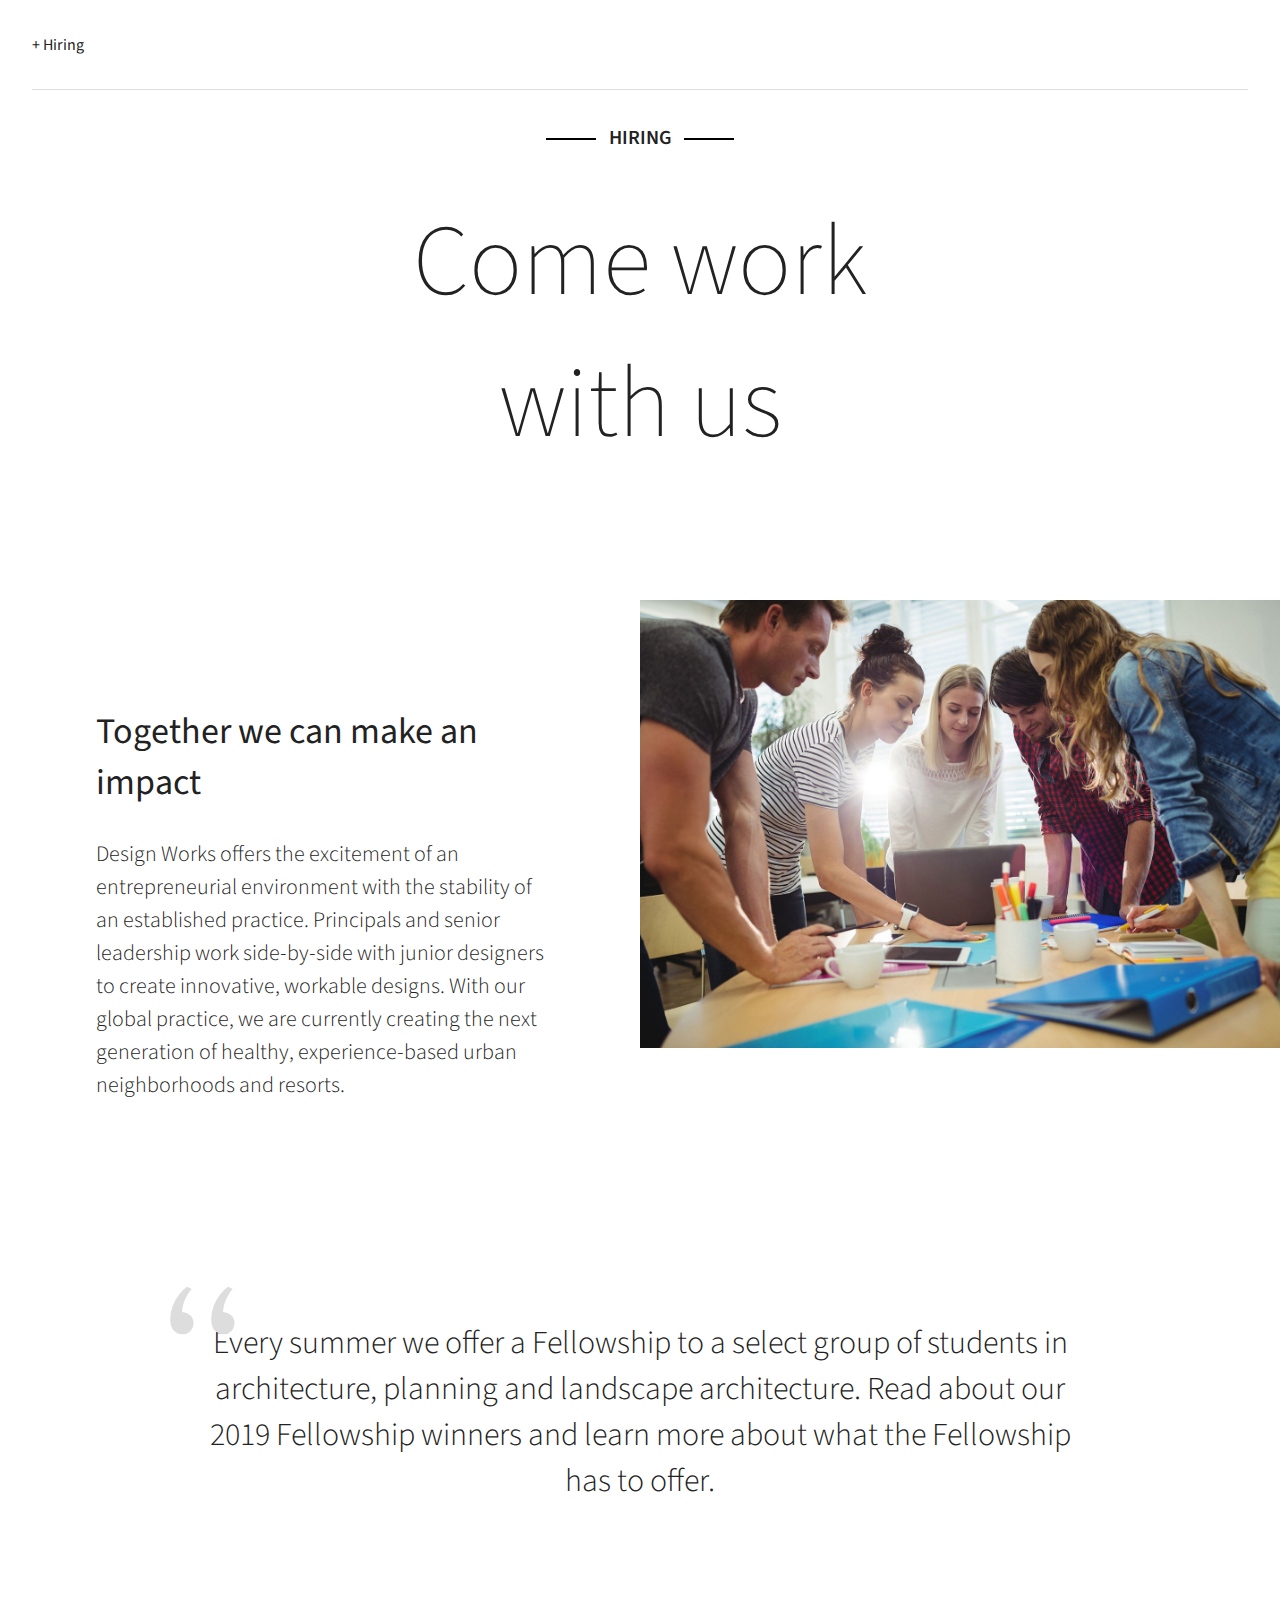
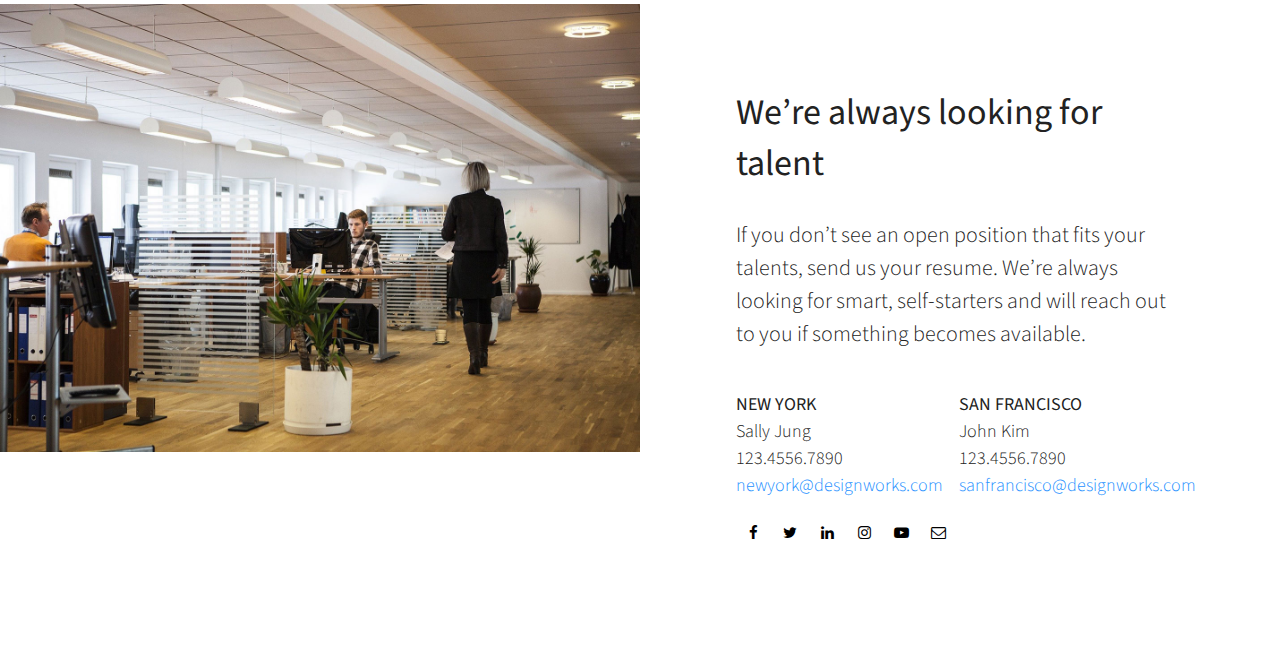
<file: hiring.html>
<!DOCTYPE html>
<html lang="en">
<head>
  <meta charset="UTF-8">
  <meta name="viewport" content="width=device-width, initial-scale=1.0">
  <title>Hiring : Design Works</title>
  <link rel="stylesheet" href="style.css">
  <link rel="stylesheet" href="responsive.css">
</head>
<body>
  <div class="modal">
    <div class="header">
      <div class="header-inner">
        <div class="modal-display">+ Hiring</div>
      </div>
    </div>
    <div class="hiring-main">
      <div class="hiring-heading">
        <span>hiring</span>
        <h1>Come work with us</h1>
      </div>
    </div>
    <article class="hiring-info">
      <div class="center-parent">
        <div class="center-child">
          <h2>Together we can make an impact</h2>
          <p>
            Design Works offers the excitement of an entrepreneurial environment with the stability of an established practice. Principals and senior leadership work side-by-side with junior designers to create innovative, workable designs. With our global practice, we are currently creating the next generation of healthy, experience-based urban neighborhoods and resorts.
          </p>
        </div>
      </div>
      <div class="photo">
        <img src="images/hiring-main-01-01.jpg">
      </div>
    </article>
    <article class="hiring-slogan">
      <p>
        Every summer we offer a Fellowship to a select group of students in architecture, planning and landscape architecture. Read about our 2019 Fellowship winners and learn more about what the Fellowship has to offer.
      </p>
    </article>
    <article class="hiring-info">
      <div class="photo">
        <img src="images/hiring-main-01-02.jpg">
      </div>
      <div class="center-parent">
        <div class="center-child">
          <h2>We’re always looking for talent</h2>
          <p>
            If you don’t see an open position that fits your talents, send us your resume. We’re always looking for smart, self-starters and will reach out to you if something becomes available.
          </p>
          <div class="hiring-contact">
            <ul>
              <li>NEW YORK</li>
              <li>Sally Jung</li>
              <li>123.4556.7890</li>
              <li>newyork@designworks.com</li>
            </ul>
            <ul>
              <li>SAN FRANCISCO</li>
              <li>John Kim</li>
              <li>123.4556.7890</li>
              <li>sanfrancisco@designworks.com</li>
            </ul>
          </div>
          <div class="sns">
            <a href="#none"><i class="fa fa-facebook"></i></a>
            <a href="#none"><i class="fa fa-twitter"></i></a>
            <a href="#none"><i class="fa fa-linkedin"></i></a>
            <a href="#none"><i class="fa fa-instagram"></i></a>
            <a href="#none"><i class="fa fa-youtube-play"></i></a>
            <a href="#none"><i class="fa fa-envelope-o"></i></a>
          </div>
        </div>
      </div>
    </article>
    <br>
  </div>
</body>
</html>
</file>
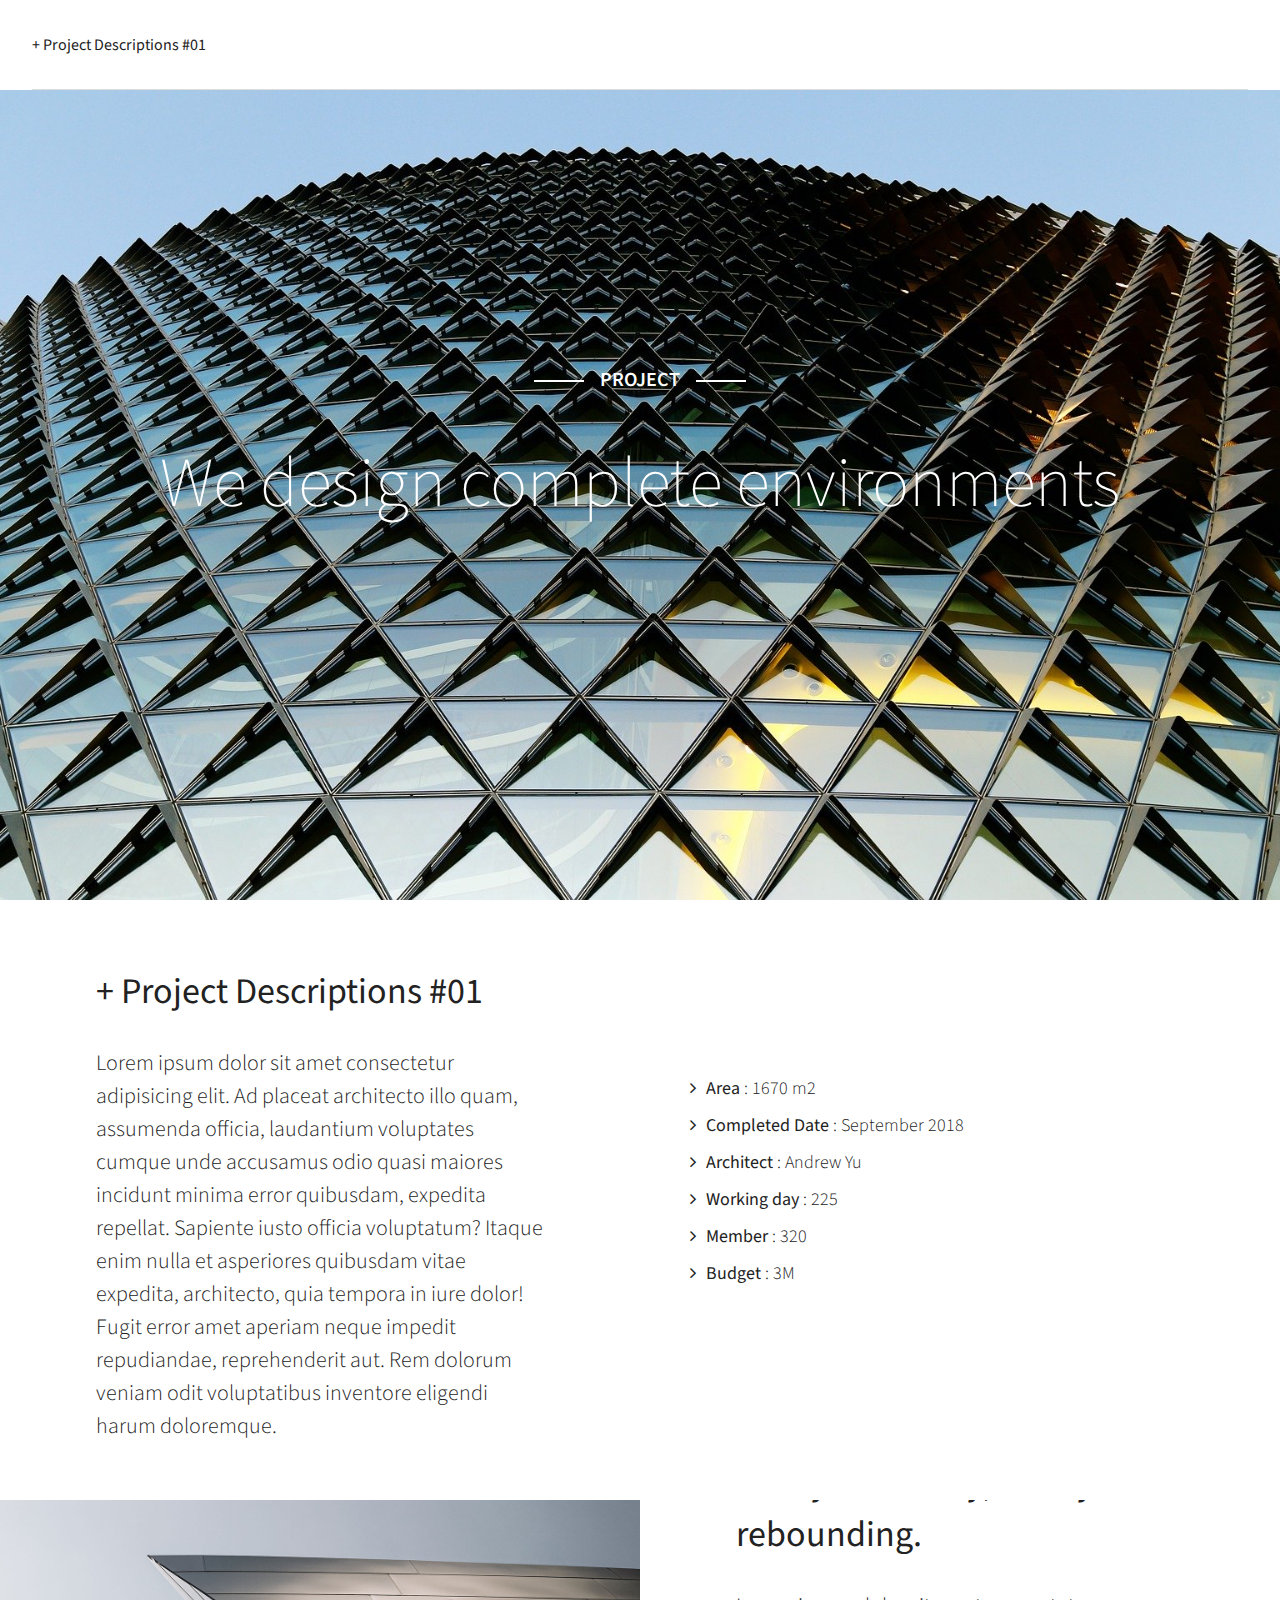
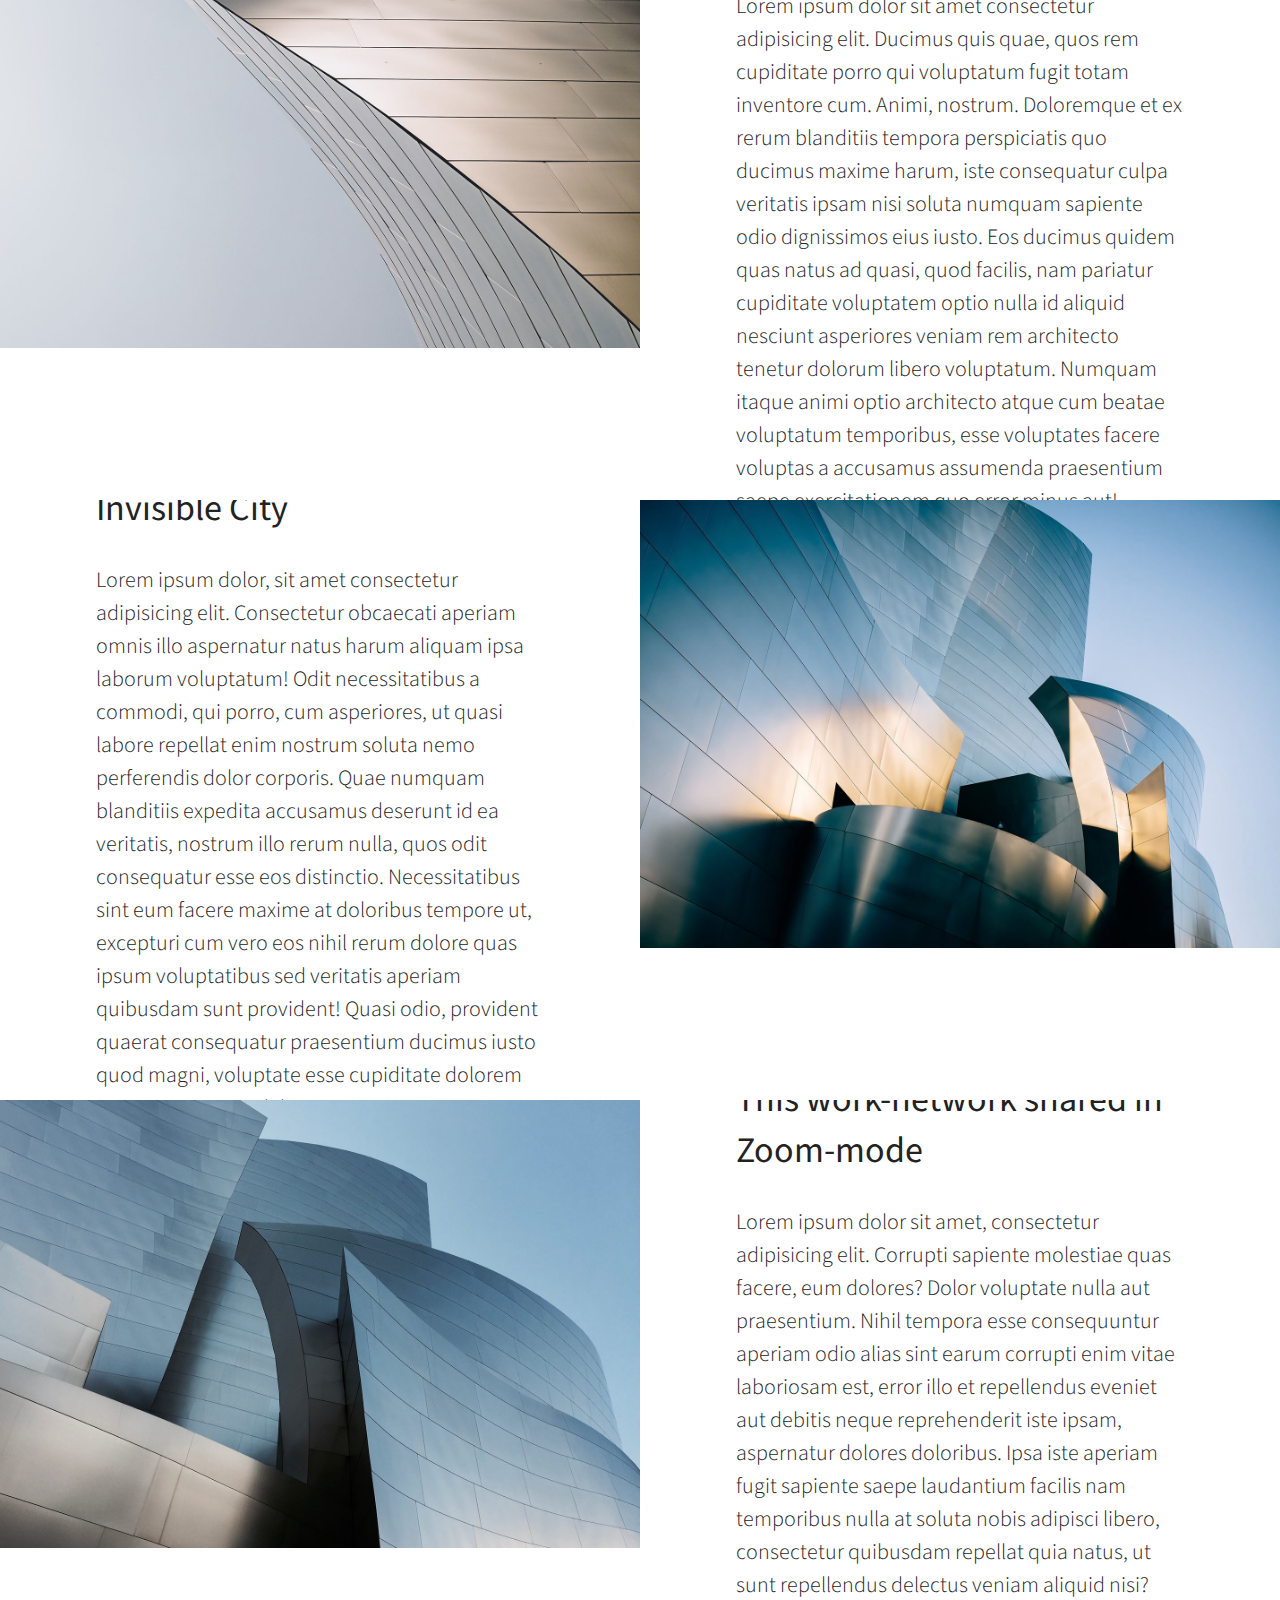
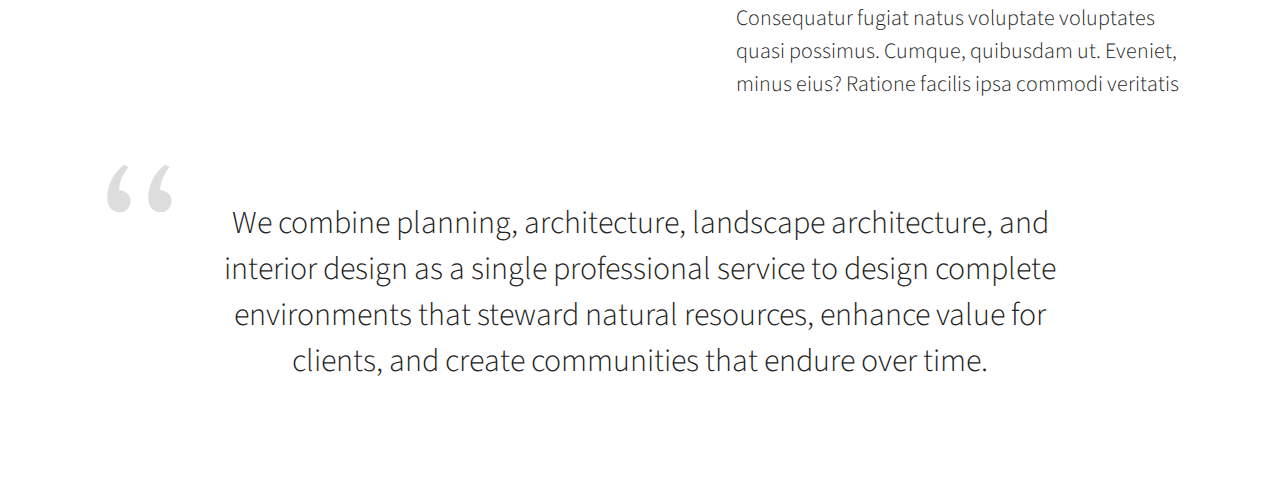
<file: project-detail-01.html>
<!DOCTYPE html>
<html lang="en">
<head>
  <meta charset="UTF-8">
  <meta name="viewport" content="width=device-width, initial-scale=1.0">
  <title>Project #01 : Design Works</title>
  <link rel="stylesheet" href="style.css">
  <link rel="stylesheet" href="responsive.css">
</head>
<body>
  <div class="modal project-detail">
    <div class="header">
      <div class="header-inner">
        <div class="modal-display">+ Project Descriptions #01</div>
      </div>
    </div>
    <div class="hiring-main project-main1">
      <div class="hiring-heading">
        <span>project</span>
        <h1>We design complete environments</h1>
      </div>
    </div>
    <article class="hiring-info">
      <div class="center-parent">
        <div class="center-child">
          <h2>+ Project Descriptions #01</h2>
          <p>
            Lorem ipsum dolor sit amet consectetur adipisicing elit. Ad placeat architecto illo quam, assumenda officia, laudantium voluptates cumque unde accusamus odio quasi maiores incidunt minima error quibusdam, expedita repellat. Sapiente iusto officia voluptatum? Itaque enim nulla et asperiores quibusdam vitae expedita, architecto, quia tempora in iure dolor! Fugit error amet aperiam neque impedit repudiandae, reprehenderit aut. Rem dolorum veniam odit voluptatibus inventore eligendi harum doloremque.
          </p>
        </div>
      </div>
      <div class="photo project-info">
        <ul>
          <li><b>Area</b> : 1670 m2</li>
          <li><b>Completed Date</b> : September 2018</li>
          <li><b>Architect</b> : Andrew Yu</li>
          <li><b>Working day</b> : 225</li>
          <li><b>Member</b> : 320</li>
          <li><b>Budget</b> : 3M</li>
        </ul>
      </div>
    </article>
    <article class="hiring-info">
      <div class="photo">
        <img src="images/project-main-01-02.jpg" >
      </div>
      <div class="center-parent">
        <div class="center-child">
          <h2>Today it is busily, loudly rebounding.</h2>
          <p>
            Lorem ipsum dolor sit amet consectetur adipisicing elit. Ducimus quis quae, quos rem cupiditate porro qui voluptatum fugit totam inventore cum. Animi, nostrum. Doloremque et ex rerum blanditiis tempora perspiciatis quo ducimus maxime harum, iste consequatur culpa veritatis ipsam nisi soluta numquam sapiente odio dignissimos eius iusto. Eos ducimus quidem quas natus ad quasi, quod facilis, nam pariatur cupiditate voluptatem optio nulla id aliquid nesciunt asperiores veniam rem architecto tenetur dolorum libero voluptatum. Numquam itaque animi optio architecto atque cum beatae voluptatum temporibus, esse voluptates facere voluptas a accusamus assumenda praesentium saepe exercitationem quo error minus aut! Veniam, magnam. Aperiam.
          </p>
        </div>
      </div>
    </article>
    <article class="hiring-info">
      <div class="center-parent">
        <div class="center-child">
          <h2>Invisible City</h2>
          <p>
            Lorem ipsum dolor, sit amet consectetur adipisicing elit. Consectetur obcaecati aperiam omnis illo aspernatur natus harum aliquam ipsa laborum voluptatum! Odit necessitatibus a commodi, qui porro, cum asperiores, ut quasi labore repellat enim nostrum soluta nemo perferendis dolor corporis. Quae numquam blanditiis expedita accusamus deserunt id ea veritatis, nostrum illo rerum nulla, quos odit consequatur esse eos distinctio. Necessitatibus sint eum facere maxime at doloribus tempore ut, excepturi cum vero eos nihil rerum dolore quas ipsum voluptatibus sed veritatis aperiam quibusdam sunt provident! Quasi odio, provident quaerat consequatur praesentium ducimus iusto quod magni, voluptate esse cupiditate dolorem accusamus, nemo laboriosam?
          </p>
        </div>
      </div>
      <div class="photo">
        <img src="images/project-main-01-03.jpg">
      </div>
    </article>
    <article class="hiring-info">
      <div class="photo">
        <img src="images/project-main-01-04.jpg">
      </div>
      <div class="center-parent">
        <div class="center-child">
          <h2>This work-network shared in Zoom-mode</h2>
          <p>
            Lorem ipsum dolor sit amet, consectetur adipisicing elit. Corrupti sapiente molestiae quas facere, eum dolores? Dolor voluptate nulla aut praesentium. Nihil tempora esse consequuntur aperiam odio alias sint earum corrupti enim vitae laboriosam est, error illo et repellendus eveniet aut debitis neque reprehenderit iste ipsam, aspernatur dolores doloribus. Ipsa iste aperiam fugit sapiente saepe laudantium facilis nam temporibus nulla at soluta nobis adipisci libero, consectetur quibusdam repellat quia natus, ut sunt repellendus delectus veniam aliquid nisi? Consequatur fugiat natus voluptate voluptates quasi possimus. Cumque, quibusdam ut. Eveniet, minus eius? Ratione facilis ipsa commodi veritatis harum, minima ipsam tenetur fuga autem.
          </p>
        </div>
      </div>
    </article>
    <article class="hiring-slogan">
      <p>
        We combine planning, architecture, landscape architecture, and interior design as a single professional service to design complete environments that steward natural resources, enhance value for clients, and create communities that endure over time.
      </p>
    </article>
  </div>
</body>
</html>
</file>
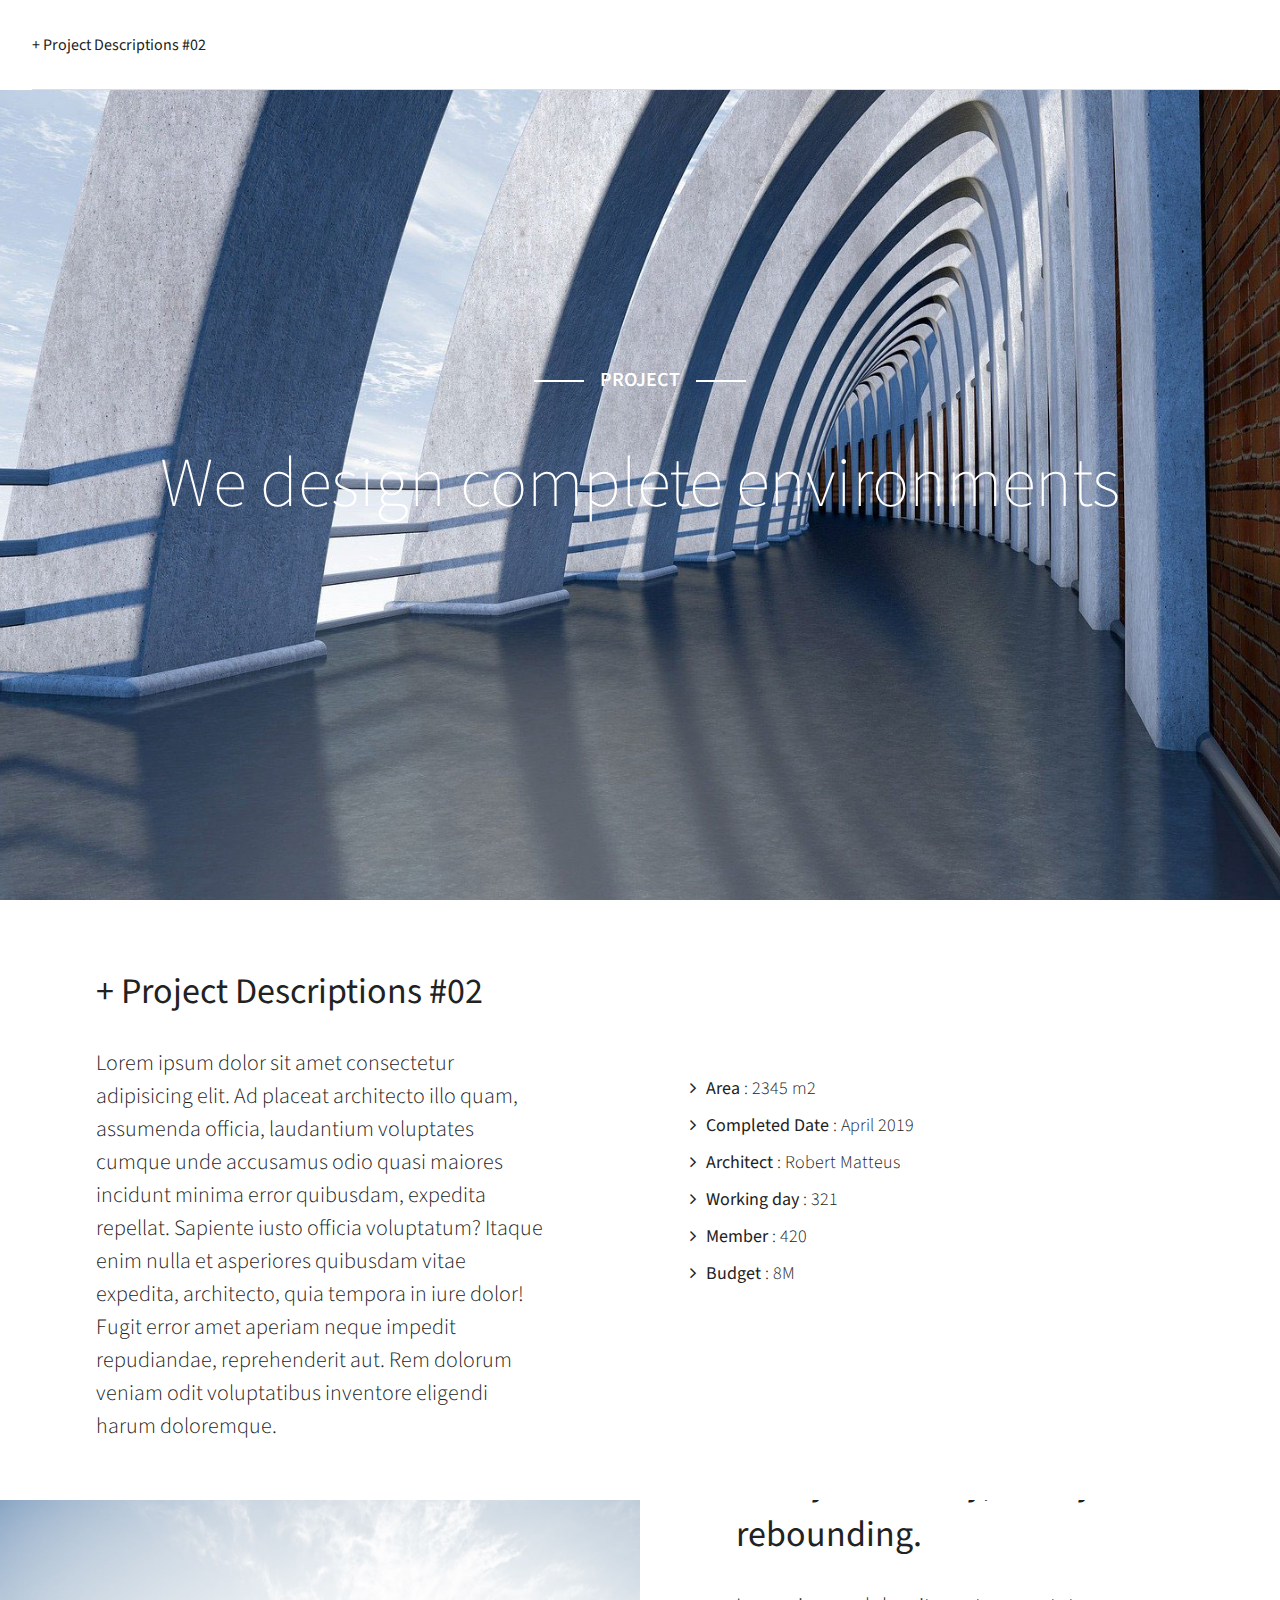
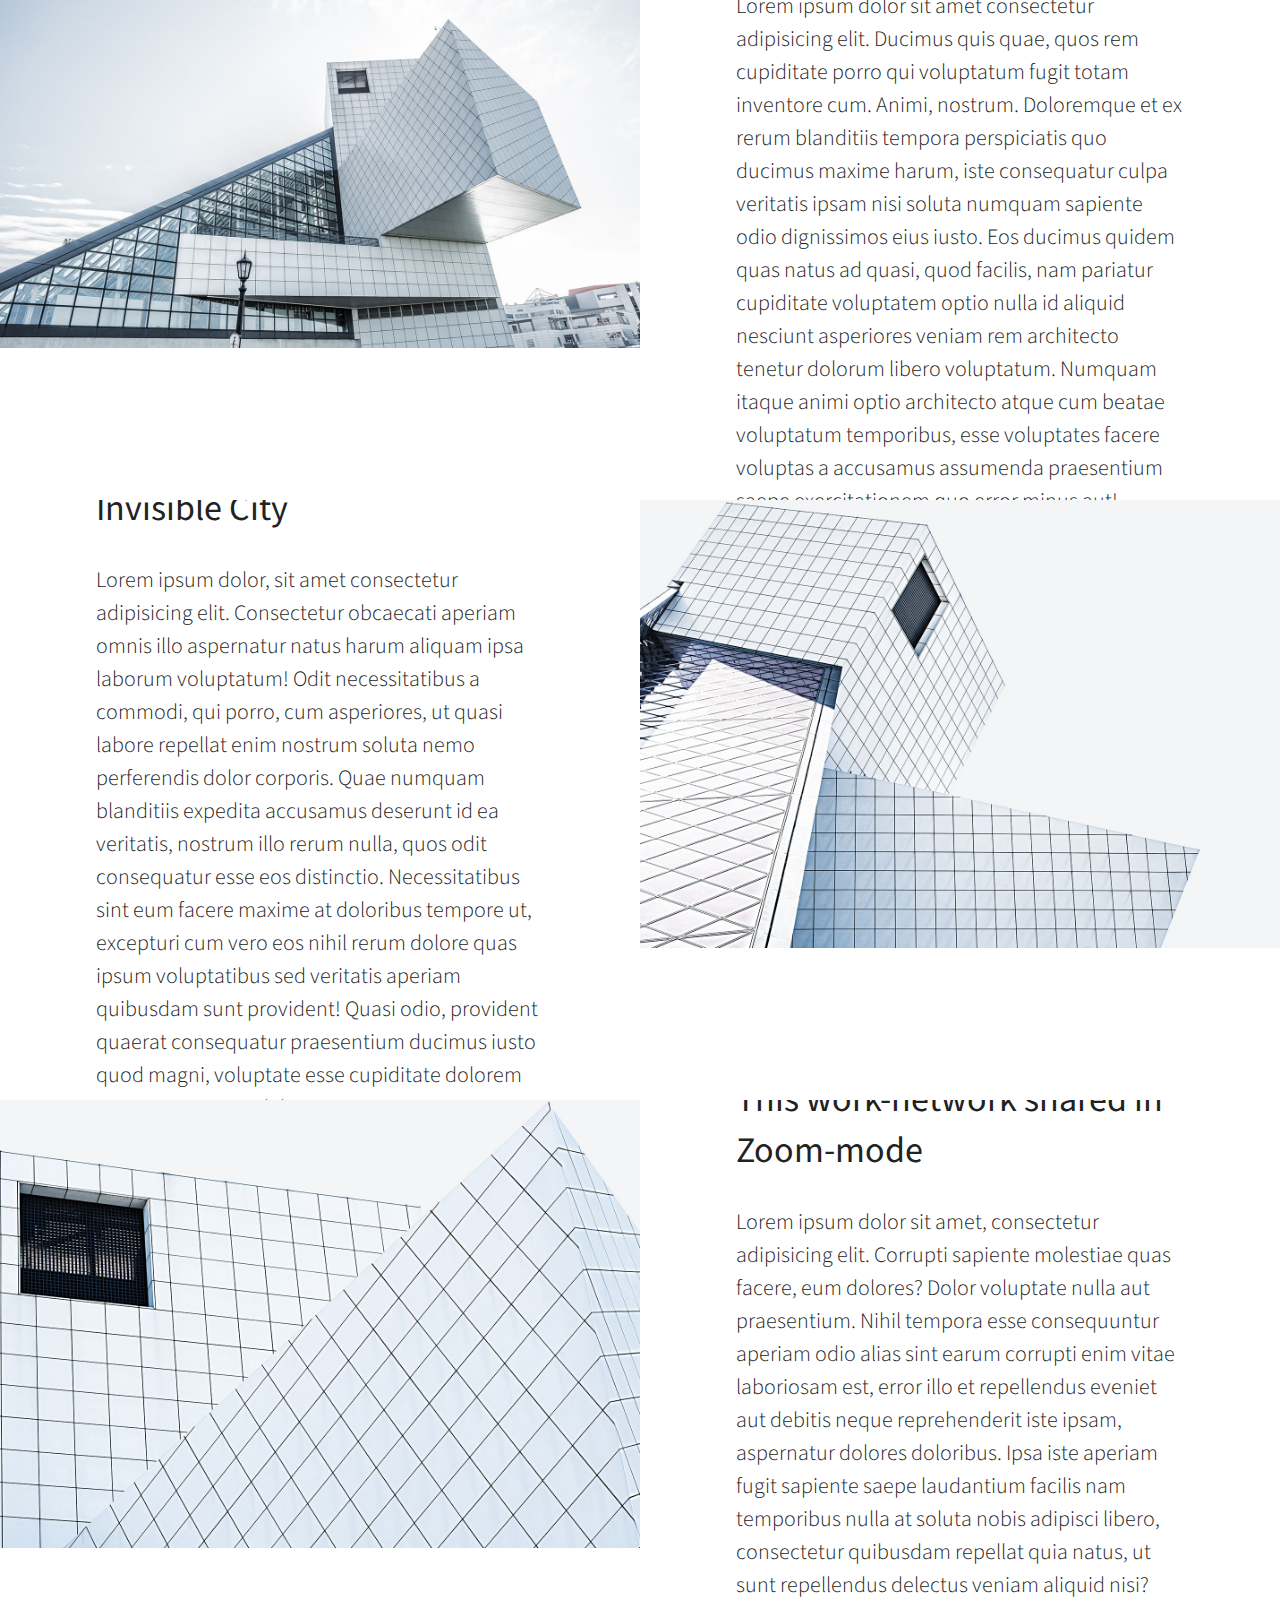
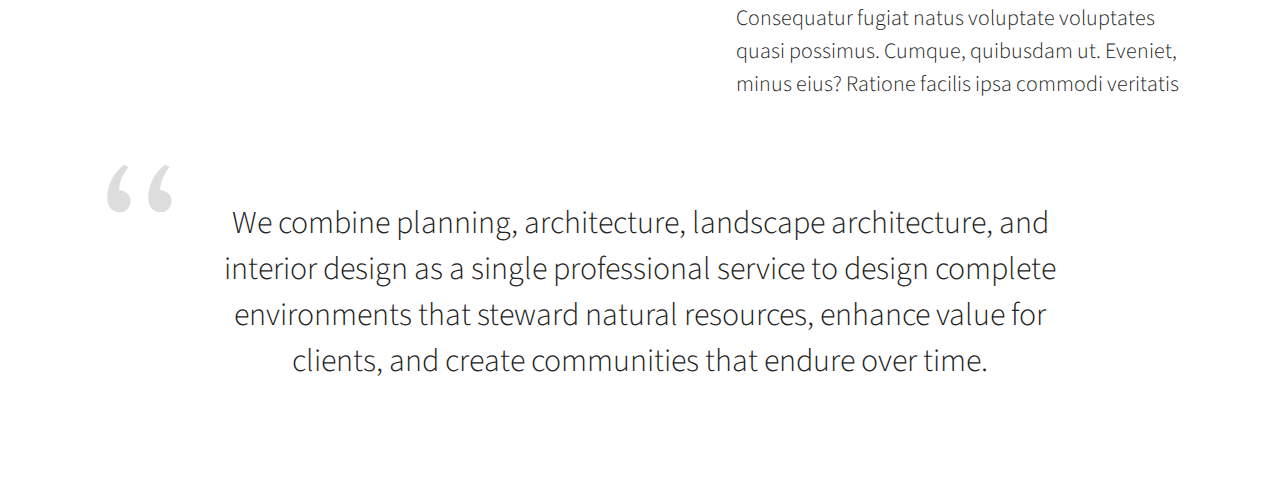
<file: project-detail-02.html>
<!DOCTYPE html>
<html lang="en">
<head>
  <meta charset="UTF-8">
  <meta name="viewport" content="width=device-width, initial-scale=1.0">
  <title>Project #02 : Design Works</title>
  <link rel="stylesheet" href="style.css">
  <link rel="stylesheet" href="responsive.css">
</head>
<body>
  <div class="modal project-detail">
    <div class="header">
      <div class="header-inner">
        <div class="modal-display">+ Project Descriptions #02</div>
      </div>
    </div>
    <div class="hiring-main project-main2">
      <div class="hiring-heading">
        <span>project</span>
        <h1>We design complete environments</h1>
      </div>
    </div>
    <article class="hiring-info">
      <div class="center-parent">
        <div class="center-child">
          <h2>+ Project Descriptions #02</h2>
          <p>
            Lorem ipsum dolor sit amet consectetur adipisicing elit. Ad placeat architecto illo quam, assumenda officia, laudantium voluptates cumque unde accusamus odio quasi maiores incidunt minima error quibusdam, expedita repellat. Sapiente iusto officia voluptatum? Itaque enim nulla et asperiores quibusdam vitae expedita, architecto, quia tempora in iure dolor! Fugit error amet aperiam neque impedit repudiandae, reprehenderit aut. Rem dolorum veniam odit voluptatibus inventore eligendi harum doloremque.
          </p>
        </div>
      </div>
      <div class="photo project-info">
        <ul>
          <li><b>Area</b> : 2345 m2</li>
          <li><b>Completed Date</b> : April 2019</li>
          <li><b>Architect</b> : Robert Matteus</li>
          <li><b>Working day</b> : 321</li>
          <li><b>Member</b> : 420</li>
          <li><b>Budget</b> : 8M</li>
        </ul>
      </div>
    </article>
    <article class="hiring-info">
      <div class="photo">
        <img src="images/project-main-02-02.jpg" >
      </div>
      <div class="center-parent">
        <div class="center-child">
          <h2>Today it is busily, loudly rebounding.</h2>
          <p>
            Lorem ipsum dolor sit amet consectetur adipisicing elit. Ducimus quis quae, quos rem cupiditate porro qui voluptatum fugit totam inventore cum. Animi, nostrum. Doloremque et ex rerum blanditiis tempora perspiciatis quo ducimus maxime harum, iste consequatur culpa veritatis ipsam nisi soluta numquam sapiente odio dignissimos eius iusto. Eos ducimus quidem quas natus ad quasi, quod facilis, nam pariatur cupiditate voluptatem optio nulla id aliquid nesciunt asperiores veniam rem architecto tenetur dolorum libero voluptatum. Numquam itaque animi optio architecto atque cum beatae voluptatum temporibus, esse voluptates facere voluptas a accusamus assumenda praesentium saepe exercitationem quo error minus aut! Veniam, magnam. Aperiam.
          </p>
        </div>
      </div>
    </article>
    <article class="hiring-info">
      <div class="center-parent">
        <div class="center-child">
          <h2>Invisible City</h2>
          <p>
            Lorem ipsum dolor, sit amet consectetur adipisicing elit. Consectetur obcaecati aperiam omnis illo aspernatur natus harum aliquam ipsa laborum voluptatum! Odit necessitatibus a commodi, qui porro, cum asperiores, ut quasi labore repellat enim nostrum soluta nemo perferendis dolor corporis. Quae numquam blanditiis expedita accusamus deserunt id ea veritatis, nostrum illo rerum nulla, quos odit consequatur esse eos distinctio. Necessitatibus sint eum facere maxime at doloribus tempore ut, excepturi cum vero eos nihil rerum dolore quas ipsum voluptatibus sed veritatis aperiam quibusdam sunt provident! Quasi odio, provident quaerat consequatur praesentium ducimus iusto quod magni, voluptate esse cupiditate dolorem accusamus, nemo laboriosam?
          </p>
        </div>
      </div>
      <div class="photo">
        <img src="images/project-main-02-03.jpg">
      </div>
    </article>
    <article class="hiring-info">
      <div class="photo">
        <img src="images/project-main-02-04.jpg">
      </div>
      <div class="center-parent">
        <div class="center-child">
          <h2>This work-network shared in Zoom-mode</h2>
          <p>
            Lorem ipsum dolor sit amet, consectetur adipisicing elit. Corrupti sapiente molestiae quas facere, eum dolores? Dolor voluptate nulla aut praesentium. Nihil tempora esse consequuntur aperiam odio alias sint earum corrupti enim vitae laboriosam est, error illo et repellendus eveniet aut debitis neque reprehenderit iste ipsam, aspernatur dolores doloribus. Ipsa iste aperiam fugit sapiente saepe laudantium facilis nam temporibus nulla at soluta nobis adipisci libero, consectetur quibusdam repellat quia natus, ut sunt repellendus delectus veniam aliquid nisi? Consequatur fugiat natus voluptate voluptates quasi possimus. Cumque, quibusdam ut. Eveniet, minus eius? Ratione facilis ipsa commodi veritatis harum, minima ipsam tenetur fuga autem.
          </p>
        </div>
      </div>
    </article>
    <article class="hiring-slogan">
      <p>
        We combine planning, architecture, landscape architecture, and interior design as a single professional service to design complete environments that steward natural resources, enhance value for clients, and create communities that endure over time.
      </p>
    </article>
  </div>
</body>
</html>
</file>
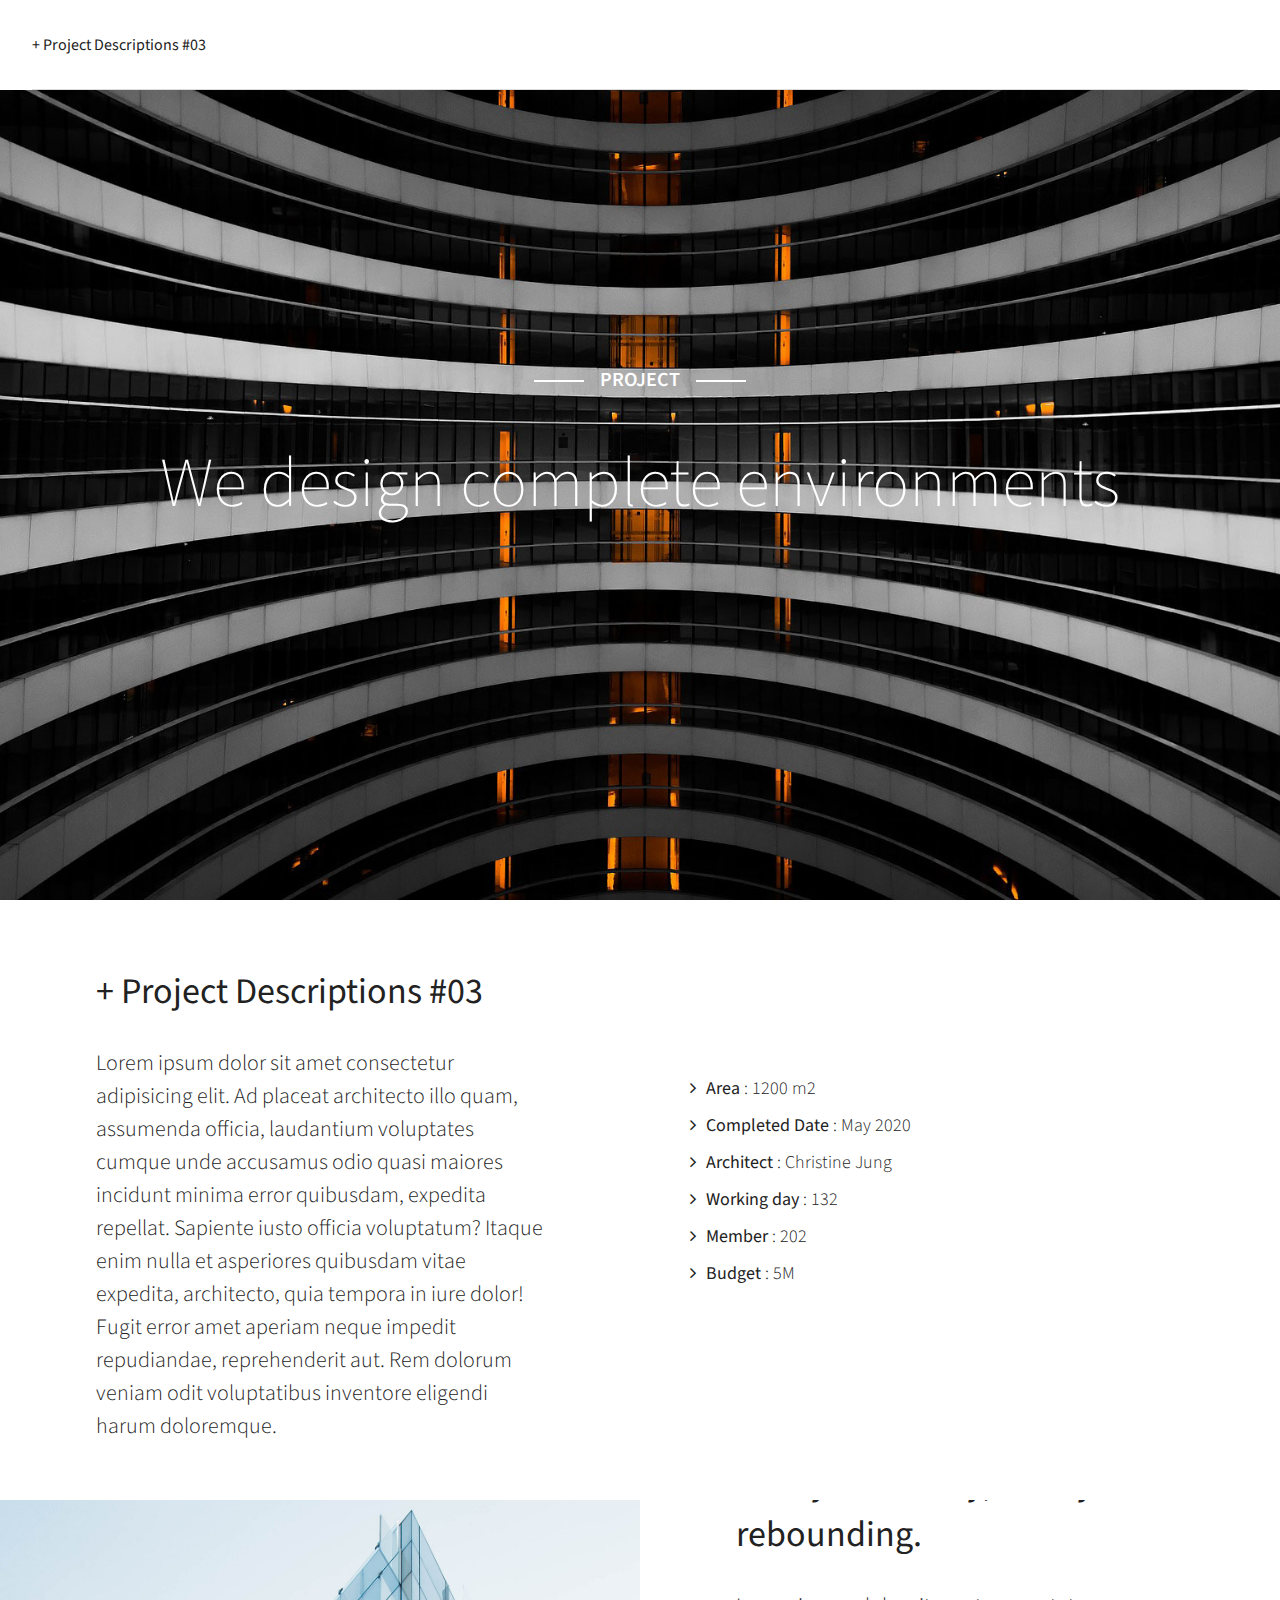
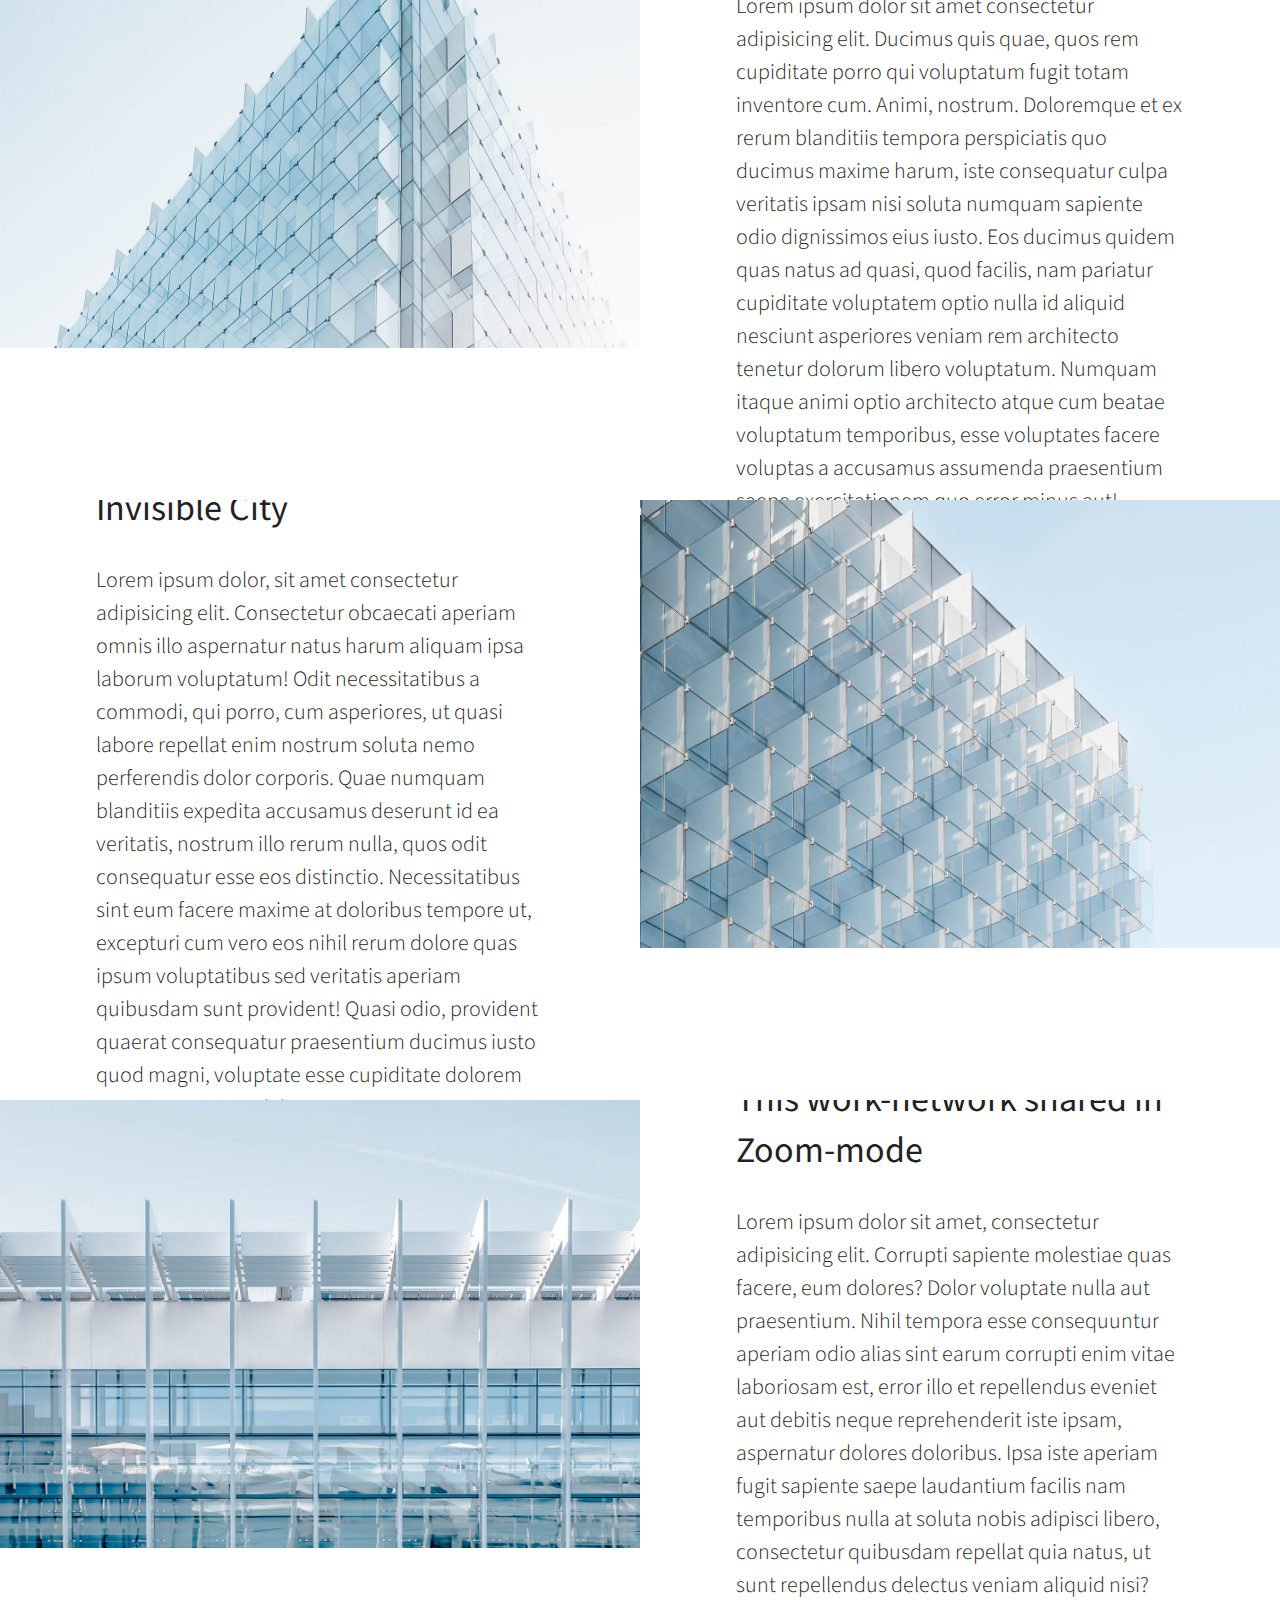
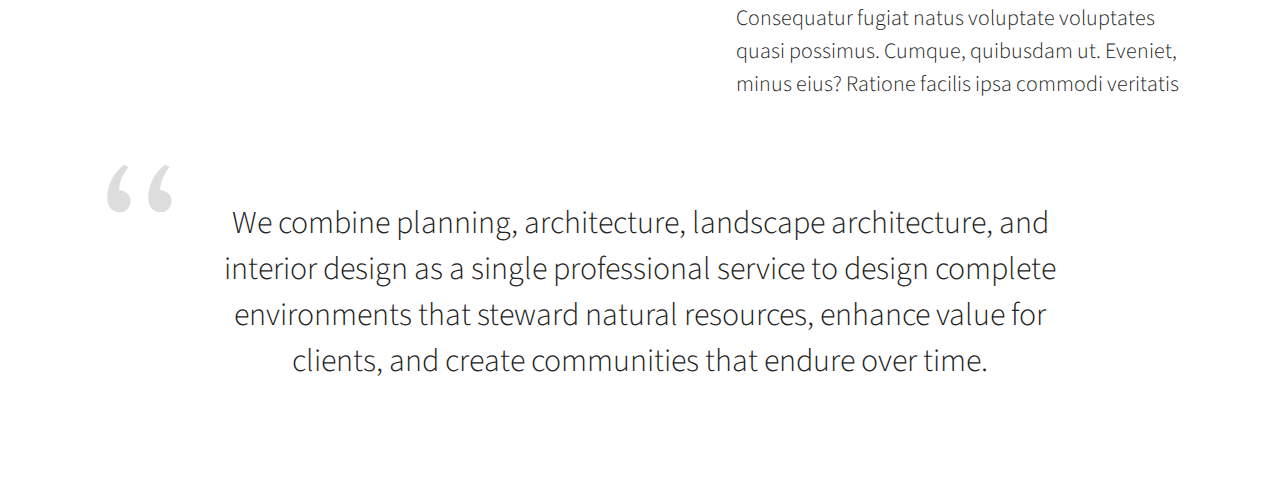
<file: project-detail-03.html>
<!DOCTYPE html>
<html lang="en">
<head>
  <meta charset="UTF-8">
  <meta name="viewport" content="width=device-width, initial-scale=1.0">
  <title>Project #03 : Design Works</title>
  <link rel="stylesheet" href="style.css">
  <link rel="stylesheet" href="responsive.css">
</head>
<body>
  <div class="modal project-detail">
    <div class="header">
      <div class="header-inner">
        <div class="modal-display">+ Project Descriptions #03</div>
      </div>
    </div>
    <div class="hiring-main project-main3">
      <div class="hiring-heading">
        <span>project</span>
        <h1>We design complete environments</h1>
      </div>
    </div>
    <article class="hiring-info">
      <div class="center-parent">
        <div class="center-child">
          <h2>+ Project Descriptions #03</h2>
          <p>
            Lorem ipsum dolor sit amet consectetur adipisicing elit. Ad placeat architecto illo quam, assumenda officia, laudantium voluptates cumque unde accusamus odio quasi maiores incidunt minima error quibusdam, expedita repellat. Sapiente iusto officia voluptatum? Itaque enim nulla et asperiores quibusdam vitae expedita, architecto, quia tempora in iure dolor! Fugit error amet aperiam neque impedit repudiandae, reprehenderit aut. Rem dolorum veniam odit voluptatibus inventore eligendi harum doloremque.
          </p>
        </div>
      </div>
      <div class="photo project-info">
        <ul>
          <li><b>Area</b> : 1200 m2</li>
          <li><b>Completed Date</b> : May 2020</li>
          <li><b>Architect</b> : Christine Jung</li>
          <li><b>Working day</b> : 132</li>
          <li><b>Member</b> : 202</li>
          <li><b>Budget</b> : 5M</li>
        </ul>
      </div>
    </article>
    <article class="hiring-info">
      <div class="photo">
        <img src="images/project-main-03-02.jpg" >
      </div>
      <div class="center-parent">
        <div class="center-child">
          <h2>Today it is busily, loudly rebounding.</h2>
          <p>
            Lorem ipsum dolor sit amet consectetur adipisicing elit. Ducimus quis quae, quos rem cupiditate porro qui voluptatum fugit totam inventore cum. Animi, nostrum. Doloremque et ex rerum blanditiis tempora perspiciatis quo ducimus maxime harum, iste consequatur culpa veritatis ipsam nisi soluta numquam sapiente odio dignissimos eius iusto. Eos ducimus quidem quas natus ad quasi, quod facilis, nam pariatur cupiditate voluptatem optio nulla id aliquid nesciunt asperiores veniam rem architecto tenetur dolorum libero voluptatum. Numquam itaque animi optio architecto atque cum beatae voluptatum temporibus, esse voluptates facere voluptas a accusamus assumenda praesentium saepe exercitationem quo error minus aut! Veniam, magnam. Aperiam.
          </p>
        </div>
      </div>
    </article>
    <article class="hiring-info">
      <div class="center-parent">
        <div class="center-child">
          <h2>Invisible City</h2>
          <p>
            Lorem ipsum dolor, sit amet consectetur adipisicing elit. Consectetur obcaecati aperiam omnis illo aspernatur natus harum aliquam ipsa laborum voluptatum! Odit necessitatibus a commodi, qui porro, cum asperiores, ut quasi labore repellat enim nostrum soluta nemo perferendis dolor corporis. Quae numquam blanditiis expedita accusamus deserunt id ea veritatis, nostrum illo rerum nulla, quos odit consequatur esse eos distinctio. Necessitatibus sint eum facere maxime at doloribus tempore ut, excepturi cum vero eos nihil rerum dolore quas ipsum voluptatibus sed veritatis aperiam quibusdam sunt provident! Quasi odio, provident quaerat consequatur praesentium ducimus iusto quod magni, voluptate esse cupiditate dolorem accusamus, nemo laboriosam?
          </p>
        </div>
      </div>
      <div class="photo">
        <img src="images/project-main-03-03.jpg">
      </div>
    </article>
    <article class="hiring-info">
      <div class="photo">
        <img src="images/project-main-03-04.jpg">
      </div>
      <div class="center-parent">
        <div class="center-child">
          <h2>This work-network shared in Zoom-mode</h2>
          <p>
            Lorem ipsum dolor sit amet, consectetur adipisicing elit. Corrupti sapiente molestiae quas facere, eum dolores? Dolor voluptate nulla aut praesentium. Nihil tempora esse consequuntur aperiam odio alias sint earum corrupti enim vitae laboriosam est, error illo et repellendus eveniet aut debitis neque reprehenderit iste ipsam, aspernatur dolores doloribus. Ipsa iste aperiam fugit sapiente saepe laudantium facilis nam temporibus nulla at soluta nobis adipisci libero, consectetur quibusdam repellat quia natus, ut sunt repellendus delectus veniam aliquid nisi? Consequatur fugiat natus voluptate voluptates quasi possimus. Cumque, quibusdam ut. Eveniet, minus eius? Ratione facilis ipsa commodi veritatis harum, minima ipsam tenetur fuga autem.
          </p>
        </div>
      </div>
    </article>
    <article class="hiring-slogan">
      <p>
        We combine planning, architecture, landscape architecture, and interior design as a single professional service to design complete environments that steward natural resources, enhance value for clients, and create communities that endure over time.
      </p>
    </article>
  </div>
</body>
</html>
</file>
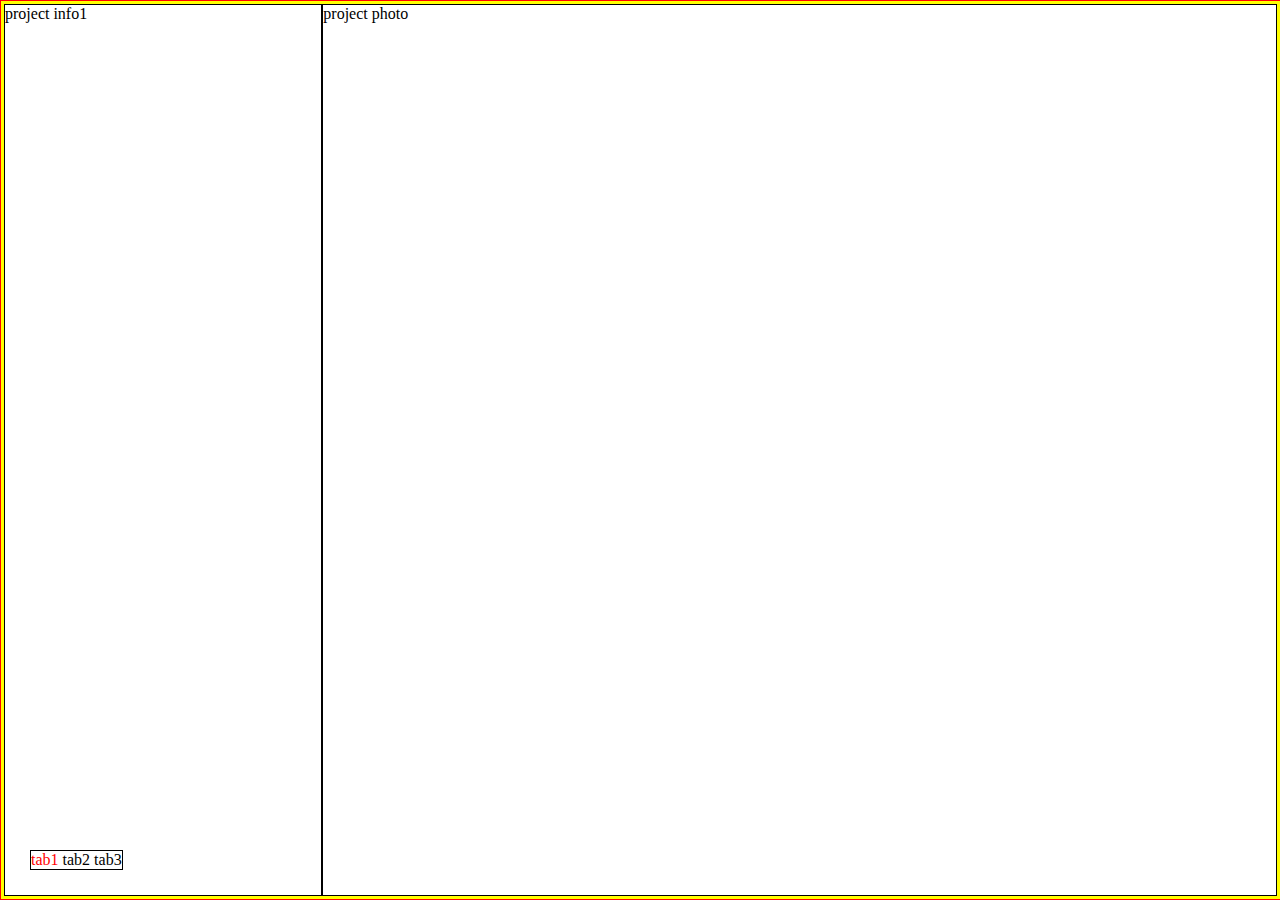
<file: project_slider_prototype.html>
<!DOCTYPE html>
<html lang="en">
<head>
  <meta charset="UTF-8">
  <meta name="viewport" content="width=device-width, initial-scale=1.0">
  <title>Prototype</title>
  <style>
    * {
      box-sizing: border-box;
    }
    body {
      height: 100vh;
      margin: 0;
    }

    /*####################### Section : project #######################*/
    .project-inner {
      height: 100%;
      overflow: hidden;
    }
    .tabs {
      border: 1px solid red;
      height: 100%;
      width: 300%;
      transition: 0.5s;
    }
    .tab {
      height: 100%;
      border: 3px solid yellow;
      float: left;
      width: 33.333333%;
    }
    .tab > div {
      border: 1px solid #000;
      height: 100%;
      float: left;
    }
    .project-info {
      width: 25%;
    }
    .project-photo {
      width: 75%;
    }
    input[name=tabmenu] {
      display: none;
    }
    .btn {
      border: 1px solid #000;
      position: absolute;
      left: 30px;
      bottom: 30px;
    }
    .btn label {
      cursor: pointer;
    }
    input[id=tab1]:checked ~ .btn label[for=tab1] {
      color: red;
    }
    input[id=tab2]:checked ~ .btn label[for=tab2] {
      color: red;
    }
    input[id=tab3]:checked ~ .btn label[for=tab3] {
      color: red;
    }
    input[id=tab1]:checked ~ .tabs {
      margin-left: 0;
    }
    input[id=tab2]:checked ~ .tabs {
      margin-left: -100%;
    }
    input[id=tab3]:checked ~ .tabs {
      margin-left: -200%;
    }
  </style>
</head>
<body>
  <div class="project-inner">
    <input type="radio" name="tabmenu" id="tab1" checked>
    <input type="radio" name="tabmenu" id="tab2">
    <input type="radio" name="tabmenu" id="tab3">
    <div class="tabs">
      <div class="tab">
        <div class="project-info">project info1</div>
        <div class="project-photo">project photo</div>
      </div>
      <div class="tab">
        <div class="project-info">project info2</div>
        <div class="project-photo">project photo</div>
      </div>
      <div class="tab">
        <div class="project-info">project info3</div>
        <div class="project-photo">project photo</div>
      </div>
    </div>
    <div class="btn">
      <label for="tab1">tab1</label>
      <label for="tab2">tab2</label>
      <label for="tab3">tab3</label>
    </div>
  </div>
</body>
</html>
</file>
<file: style.css>
@import url('https://fonts.googleapis.com/css2?family=Montserrat:wght@200;300;400;500;600;700;800;900&display=swap');
@import url('https://fonts.googleapis.com/css2?family=Manrope:wght@300;400;500;600&display=swap');
@import url('https://fonts.googleapis.com/css2?family=Source+Sans+Pro:wght@200;300;400;600;700;900&display=swap');
@import url('https://fonts.googleapis.com/css2?family=Pacifico&display=swap');
@import url('https://fonts.googleapis.com/css2?family=Overpass&display=swap');

/* FontAwesome CDN 4.7 */
@import url('https://stackpath.bootstrapcdn.com/font-awesome/4.7.0/css/font-awesome.min.css');

/* Reset CSS */
* {
  box-sizing: border-box;
}

ul {
  list-style: none;
  padding: 0;
}

a {
  text-decoration: none;
}

/* Default CSS */
body {
  font-family: 'Montserrat', sans-serif;
  color: #222;
  font-size: 15px;
  margin: 0;
  height: 100vh;
  background-color: #fff;
}

/* Entire Layout */
.cd-section {
  height: 100vh;
}

.cd-section>div {
  height: 100%;
  position: relative;
}

.content {
  background-color: #ddd;
  position: absolute;
  width: calc(100% - 40px);
  height: calc(100% - 80px);
  left: 20px;
  bottom: 20px;
  overflow: hidden;
}

/* Header */
header {
  position: fixed;
  width: 100%;
  top: 0;
  left: 0;
}

.gnb-inner {
  width: calc(100% - 40px);
  margin: auto;
  height: 60px;
  line-height: 60px;
}

.logo {
  float: left;
  margin: 12px;
}

.gnb {
  float: right;
}

.menu {
  display: none;
}

.slogan {
  font-size: 18px;
}

.trigger {
  display: none;
}

/* Hiring Button */
.btn-hiring {
  position: fixed;
  right: 50px;
  bottom: 50px;
  background-color: #000;
  color: #fff;
  padding: 10px 20px;
  border-radius: 20px;
  box-shadow: 5px 5px 20px rgba(0, 0, 0, 0.459);
  transition: 0.3s;
}

.btn-hiring .fa {
  transform: rotateY(180deg);
  margin-right: 5px;
}

.btn-hiring:active {
  transform: scale(0.7);
}

/*####################### Section : home #######################*/
.home-inner{
  background-color: #fff;
  height: 100%;
}
.home-inner::before {
  content: '';
  background-color: #000;
  position: absolute;
  width: 10px;
  height: 100%;
  top: 0;
  left: 0;
  animation: overlay 1s 2s ease-in-out both;
}
.welcome-text {
  font-family: 'Pacifico', cursive;
  position: absolute;
  top: 50%;
  left: 50%;
  transform: translate(-50%, -50%);
  font-size: 70px;
  font-weight: normal;
  text-align: center;
  line-height: 1.5em;
  margin: 0;
  animation: slideup 2s linear;
  animation-fill-mode: both;
}
.welcome-text span {
  display: block;
  font-size: 26px;
}
.opacity-image {
  background: url(images/section-bg-01.jpg) no-repeat center center;
  background-size: cover;
  height: 100%;
  opacity: 0;
  animation: opacity-image 1s 2.5s ease-in both;
}
.home-heading {
  position: absolute;
  top: 50%;
  margin-left: 350px;
  transform: translateY(-50%);
}
.home-heading span {
  display: block;
  color: #fff;
  font-size: 115px;
  font-weight: 600;
  line-height: 1.3em;
  width: 0;
  overflow: hidden;
  animation: reveal 0.2s 3s ease-in-out both;
}
.home-heading span:nth-child(1) {
  animation-delay: 3s;
}
.home-heading span:nth-child(2) {
  animation-delay: 3.1s;
}
.home-heading span:nth-child(3) {
  animation-delay: 3.2s;
}
@keyframes slideup {
  0% {
    opacity: 0;
    margin-top: 50px;
  }
  20% {
    opacity: 1;
    margin-top: 0;
  }
  80% {
    opacity: 1;
    margin-top: 0;
  }
  100% {
    opacity: 0;
  }
}
@keyframes overlay {
  0% {
    width: 0;
    left: 0;
  }
  50% {
    width: 100%;
    left: 0;
  }
  100% {
    width: 0;
    left: 100%;
  }
}
@keyframes opacity-image {
  0% {
    opacity: 0;
  }
  100% {
    opacity: 1;
  }
}
@keyframes reveal {
  0% {
    width: 0;
  }
  100% {
    width: 100%;
  }
}

/*####################### Section : about #######################*/
.about-inner {
  background: #0dace3 url(images/line-drawing.png) no-repeat right bottom;
  height: 100%;
}

.about-items {
  width: 60%;
  color: #ffffff;
  position: absolute;
  top: 50%;
  transform: translateY(-50%);
  margin-left: 100px;
}

.item {
  overflow: hidden;
  margin-bottom: 30px;
}

.item:hover img {
  filter: invert(0);
}

.item:hover h3 {
  color: #000;
}

.item img {
  height: 100px;
  float: left;
  margin-right: 20px;
  filter: invert(1);
  transition: 0.5s;
}

.item h3 {
  font-size: 28px;
  font-weight: 500;
  margin: 0;
  transition: 0.5s;
  letter-spacing: -1px;
}

.item p {
  overflow: hidden;
  font-size: 18px;
}

/*####################### Section : project #######################*/
.project-inner {
  height: 100%;
  overflow: hidden;
  background-color: #fff;
  border: 1px solid #ddd;
}

.tabs {
  height: 100%;
  width: 300%;
  transition: 0.5s;
}

.tab {
  height: 100%;
  float: left;
  width: 33.333333%;
}

.tab>div {
  height: 100%;
  float: left;
}

.project-info {
  width: 25%;
}

.project-photo {
  width: 75%;
  overflow: hidden;
}

input[name=tabmenu] {
  display: none;
}

.btn {
  position: absolute;
  left: 0px;
  bottom: 30px;
  width: 25%;
  text-align: center;
}

.btn label {
  cursor: pointer;
  width: 5px;
  height: 5px;
  background-color: rgba(0, 0, 0, 0.644);
  display: inline-block;
  border-radius: 50%;
  margin: 8px;
  position: relative;
}

.btn label:before {
  content: '';
  display: inline-block;
  border: 1px solid transparent;
  width: 17px;
  height: 17px;
  border-radius: 50%;
  position: absolute;
  top: -6px;
  left: -6px;
  transition: 0.3s;
}
.btn label:hover:before {
  border: 1px solid #aaa;
}
input[id=tab1]:checked~.btn label[for=tab1]:before,
input[id=tab2]:checked~.btn label[for=tab2]:before,
input[id=tab3]:checked~.btn label[for=tab3]:before {
  border: 1px solid #aaa;
}
input[id=tab1]:checked~.tabs {
  margin-left: 0;
}
input[id=tab2]:checked~.tabs {
  margin-left: -100%;
}
input[id=tab3]:checked~.tabs {
  margin-left: -200%;
}

/* project info */
.project-info {
  padding: 50px;
  position: relative;
}
.project-info h3 {
  font-size: 20px;
  position: relative;
}
.project-info p {
  font-size: 16px;
  line-height: 1.6em;
}
.project-info ul {
  line-height: 2em;
  margin: 50px 0;
}
.project-info ul li::before {
  content:"\f105";
  font-family: fontawesome;
  margin-right: 10px;
}
.detail {
  margin-bottom: 50px;
}
.detail div {
  display: inline-block;
  text-align: center;
  width: 32.5%;
  color: #999;
  font-size: 12px;
}
.detail div span {
  font-size: 36px;
  font-weight: bold;
  display: block;
  color: #000;
  margin-bottom: 10px;
}
.view-project {
  background-color: #3f3f3f;
  color: #fff;
  text-transform: uppercase;
  font-size: 13px;
  display: inline-block;
  width: 250px;
  padding: 10px;
  text-align: center;
  transition: 0.5s;
}
.view-project:hover {
  background-color: #000;
}
.view-project .fa {
  transition: 0.5s;
}
.view-project:hover .fa {
  margin-left: 30px;
}
.project-info::before {
  content: attr(data-text);
  font-size: 130px;
  color: rgba(221, 221, 221, 0.657);
  position: absolute;
  top: -10px;
  left: 10px;
}
/* Slick.js Custom CSS */
.project-photo .slick-dots li button:before {
    font-size: 40px;
    color: #fff;
}

.project-photo .slick-dots li {
  margin-bottom: 50px;
}

/*####################### Section : plan #######################*/
.plan-inner {
  background-color: #1d1b24;
  height: 100%;
}

.plan-feature {
  width: 80%;
  position: absolute;
  top: 50%;
  left: 50%;
  transform: translate(-50%, -50%);
}

.plan-feature>div {
  height: 300px;
  color: #bbb;
}

.plan-info>div {
  float: left;
}

.plan-heading {
  width: 70%;
  padding-right: 50px;
}

.plan-heading h2,
.history-info h2 {
  color: #fff;
  margin: 0;
}

.plan-heading hr.bar,
.history-info hr.bar {
  background-color: dodgerblue;
  display: inline-block;
}

.plan-heading p {
  font-size: 16px;
  line-height: 1.5em;
}

.plan-photo {
  width: 30%;
}

.plan-photo img {
  height: 265px;
}

.history-info h2 {
  margin-top: 30px;
}

.history-slider div h4 {
  color: #fff;
  font-size: 20px;
  font-weight: normal;
  margin: 0;
  line-height: 1.5em;
}

.history-slider div h4 span {
  color: dodgerblue;
  font-weight: bold;
}

.history-slider div p {
  font-size: 16px;
  line-height: 1.5em;
  margin-right: 50px;
}

/* Slick.js Custom CSS */
.history-slider .slick-arrow {
  display: none !important;
}

.history-slider .slick-dots li button:before {
  color: white;
  font-size: 40px;
}

.history-slider .slick-dots li {
  margin-top: 20px;
}

/*####################### Section : awards #######################*/
.awards-inner {
  height: 100%;
  border: 1px solid #ddd;
}

.awards-inner>div {
  float: left;
  width: 50%;
  height: 100%;
  position: relative;
}

.about-award {
  background-color: #1a1f24;
  color: #fff;
}

.about-heading {
  position: absolute;
  top: 50%;
  left: 50%;
  transform: translate(-50%, -50%);
  text-align: center;
  width: 70%;
}

.about-heading h2 {
  margin: 0;
}

hr.bar {
  width: 50px;
  height: 4px;
  border: none;
  background-color: crimson;
  margin: 30px auto;
}

.about-heading p {
  color: #999;
  font-size: 16px;
  line-height: 1.5em;
  margin-bottom: 40px;
}

.view-awards {
  text-transform: uppercase;
  color: #bbb;
  border: 1px solid #bbb;
  padding: 5px 15px;
  border-radius: 20px;
  transition: 0.5s;
}

.view-awards:hover {
  background-color: #31c0ce;
  color: #fff;
  border-color: transparent;
}

.victory-jump {
  background-color: #fff;
}

.victory-jump img {
  position: absolute;
  top: 50%;
  left: 50%;
  transform: translate(-50%, -50%);
  width: 80%;
}

/*####################### Section : location #######################*/
.location-inner {
  background: url(images/background-location.jpg) no-repeat center center;
  height: 100%;
  position: relative;
}

.location-inner::before {
  content: '';
  background-color: #000000da;
  width: 100%;
  height: 100%;
  position: absolute;
}

.location-feature {
  width: 70%;
  position: absolute;
  top: 50%;
  left: 50%;
  transform: translate(-50%, -50%);
  color: #bbb;
}

.location-feature>div {
  float: left;
}

.office {
  width: 60%;
  padding-right: 100px;
}

.office b {
  font-weight: normal;
}

.office h2 {
  color: #1db1f0;
  font-weight: 500;
  margin: 0;
  margin-top: 5px;
}

.office p {
  font-size: 16px;
  line-height: 1.5em;
}

.office span {
  color: #fff;
}

.customer-services {
  margin-top: 40px;
}

.service {
  width: 40%;
}

.service-item {
  margin-bottom: 40px;
}

.service-item .fa {
  color: #1db1f0;
  font-size: 40px;
  margin-bottom: 5px;
}

.service-item h3 {
  color: #ffffff;
  font-size: 22px;
  margin: 0;
}

/*####################### Section : contact #######################*/
.contact-inner {
  background-color: #fff;
  height: 100%;
}

.contact-feature {
  width: 70%;
  position: absolute;
  top: 50%;
  left: 50%;
  transform: translate(-50%, -50%);
  overflow: hidden;
}

.contact-feature>div {
  float: left;
  width: 50%;
  padding: 30px;
}

.contact-form h3 {
  font-size: 30px;
  font-weight: normal;
  margin: 0;
}

.send-box label {
  display: block;
  font-weight: bold;
  font-size: 16px;
  margin: 11px 0;
  margin-top: 20px;
}

.send-box label span {
  color: crimson;
  font-weight: normal;
}

.send-box input[type=email],
.send-box input[type=text],
.send-box textarea {
  border: 1px solid #ccc;
  padding: 10px;
  border-radius: 3px;
  outline: none;
  width: 100%;
  transition: 0.3s;
}

.send-box input[type=email]:hover,
.send-box input[type=text]:hover,
.send-box textarea:hover {
  border: 1px solid #0088cc;
  box-shadow: 0 0 5px #0088cc;
}

.send-box input[type=email]:focus,
.send-box input[type=text]:focus,
.send-box textarea:focus {
  border: 1px solid #0088cc;
  box-shadow: 0 0 5px #0088cc;
  background-color: rgba(238, 238, 238, 0.596);
}

.send-box button {
  background-color: #0088cc;
  color: #fff;
  text-transform: uppercase;
  padding: 12px 20px;
  border: none;
  border-radius: 3px;
  cursor: pointer;
  transition: 0.5s;
  margin-top: 10px;
}

.send-box button:hover {
  background-color: #000;
}

.contact-info h4 {
  font-weight: normal;
  font-size: 20px;
  margin: 0;
  margin-top: 30px;
}

.contact-info ul li {
  line-height: 2em;
}

.contact-info ul li:last-child {
  color: #0088cc;
}

.contact-info p {
  line-height: 1.5em;
}

/*####################### SubPage : hiring #######################*/
.modal {
  font-family: 'Source Sans Pro', sans-serif;
}
.header {
  position: fixed;
  width: 100%;
  background-color: #fff;
  z-index: 100;
}
.header-inner {
  width: 95%;
  margin: auto;
  height: 90px;
  line-height: 90px;
  border-bottom: 1px solid #ddd;
}
.modal-display {
  font-size: 16px;
}
.hiring-main {
  height: 600px;
  position: relative;
}
.hiring-heading {
  position: absolute;
  top: 50%;
  left: 50%;
  transform: translate(-50%, -50%);
  text-align: center;
}
.hiring-heading span {
  text-transform: uppercase;
  font-weight: 600;
  font-size: 20px;
  position: relative;
}
.hiring-heading span::before,
.hiring-heading span::after {
  content: '';
  height: 2px;
  background-color: #000000;
  width: 50px;
  position: absolute;
  top: 50%;
}
.hiring-heading span::before {
  right: 120%;
}
.hiring-heading span::after {
  left: 120%;
}
.hiring-heading h1 {
  font-size: 100px;
  font-weight: 200;
  margin: 0;
  margin-top: 40px;
}
.hiring-info {
  overflow: hidden;
  margin-bottom: 20px;
}
.hiring-info > div {
  float: left;
  width: 50%;
  height: 600px;
}
.center-parent {
  position: relative;
}
.center-child {
  position: absolute;
  top: 50%;
  left: 50%;
  transform: translate(-50%, -50%);
  width: 70%;
}
.center-child h2 {
  font-size: 36px;
  font-weight: normal;
}
.center-child p {
  font-size: 22px;
  font-weight: 300;
  line-height: 1.5em;
}
.photo img {
  width: 100%;
}
.hiring-slogan {
  padding: 100px 0;
}
.hiring-slogan p {
  font-size: 32px;
  font-weight: 300;
  text-align: center;
  width: 70%;
  margin: auto;
  position: relative;
}
.hiring-slogan p::before {
  content: ',,';
  font-family: 'Overpass', sans-serif;
  font-size: 200px;
  position: absolute;
  color: #ddd;
  transform: rotate(180deg);
  top: -82px;
  left: -32px;
}
.hiring-contact ul {
  display: inline-block;
  width: 49%;
  font-size: 18px;
  font-weight: 300;
  line-height: 1.5em;
}
.hiring-contact ul li:first-child {
  font-weight: 400;
}
.hiring-contact ul li:last-child {
  color: dodgerblue;
}
.sns a {
  font-size: 15px;
  color: #000;
  width: 30px;
  height: 30px;
  display: inline-block;
  border-radius: 50%;
  line-height: 30px;
  text-align: center;
  margin: 2px;
  position: relative;
  transition: 0.3s;
}
.sns a::before {
  content: '';
  position: absolute;
  width: inherit;
  height: inherit;
  border-radius: inherit;
  z-index: -1;
  left: 50%;
  transform: translateX(-50%) scale(0);
  transition: 0.3s;
}
.sns a:hover {
  color: #fff;
}
.sns a:hover::before {
  transform: translateX(-50%) scale(1);
}
.sns a:nth-child(1)::before {
  background-color: #3b5999;
}
.sns a:nth-child(2)::before {
  background-color: #55acee;
}
.sns a:nth-child(3)::before {
  background-color: #0077B5;
}
.sns a:nth-child(4)::before {
  background-color: #e4405f;
}
.sns a:nth-child(5)::before {
  background-color: #cd201f;
}
.sns a:nth-child(6)::before {
  background-color: #25D366;
}

/*####################### SubPage : Project #######################*/
.hiring-main.project-main1 {
  background: url(images/project-modal-main-01.jpg) no-repeat center center;
  background-size: cover;
  height: 100vh;
}
.hiring-main.project-main2 {
  background: url(images/project-modal-main-02.jpg) no-repeat center center;
  background-size: cover;
  height: 100vh;
}
.hiring-main.project-main3 {
  background: url(images/project-modal-main-03.jpg) no-repeat center center;
  background-size: cover;
  height: 100vh;
}
.hiring-main.project-main1 .hiring-heading,
.hiring-main.project-main2 .hiring-heading,
.hiring-main.project-main3 .hiring-heading {
  color: #fff;
  width: 100%;
  animation: slidedown 1s linear both;
}
.hiring-main.project-main1 .hiring-heading h1,
.hiring-main.project-main2 .hiring-heading h1,
.hiring-main.project-main3 .hiring-heading h1 {
  font-size: 70px;
}

@keyframes slidedown {
  0% {
    opacity: 0;
    margin-top: -50px;
  }
  100% {
    opacity: 1;
    margin-top: 0;
  }
}
.project-detail .hiring-heading span::before,
.project-detail .hiring-heading span::after {
  background-color: #fff;
}
.photo.project-info {
  font-size: 18px;
  font-weight: 300;
  padding-top: 120px;
}
.project-detail .hiring-info {
  margin-bottom: 0;
}
.project-detail .hiring-slogan p::before {
  top: -84px;
  left: -95px;
}


/* Featherlight Custom CSS */
.featherlight .featherlight-content {
  position: relative;
  text-align: left;
  vertical-align: middle;
  display: inline-block;
  overflow: auto;
  padding: 0;
  border-bottom: 25px solid transparent;
  margin-left: 0;
  margin-right: 0;
  max-height: 100%;
  background: #fff;
  cursor: auto;
  white-space: normal;
  width: 100%;
  height: 100%;
}
.featherlight iframe {
  border: 0;
  width: 100%;
  height: 100%;
}
.featherlight .featherlight-close-icon {
  position: absolute;
  z-index: 9999;
  top: 30px;
  right: 50px;
  line-height: 25px;
  width: 25px;
  cursor: pointer;
  text-align: center;
  font-family: Arial,sans-serif;
  background: #fff;
  background: rgba(255,255,255,.3);
  color: #000;
  border: 0;
  padding: 0;
  font-size: 40px;
  outline: none;
}
</file>
<file: responsive.css>
@media (max-width : 768px) {
  /* Entire Layout */
  .cd-section {
    height: auto;
  }
  .cd-section>div {
    height: auto;
  }
  .content {
    position: static;
    width: 100%;
    height: 100%;
  }

  /* Header */
  header {
    transition: 0.5s;
    height: 60px;
    z-index: 100;
  }
  header.active {
    background-color: #fff;
    /* border-bottom: 1px solid #eeeeee; */
    box-shadow: 0 5px 10px rgba(0, 0, 0, 0.171);
  }
  .menu {
    display: block;
    line-height: 40px;
    margin-top: 60px;
  }
  .menu a {
    display: block;
    text-align: right;
    padding-right: 20px;
    color: #000;
    font-size: 20px;

  }
  .slogan {
    display: none;
  }
  .gnb {
    background-color: #fff;
    position: fixed;
    top: 0;
    right: -270px;
    width: 250px;
    height: 100vh;
    box-shadow: -5px 0 20px #0000002a;
    transition: 0.5s;
  }
  .gnb.active {
    right: 0;
  }

  /* Trigger */
  .trigger {
    display: block;
    width: 24px;
    height: 14px;
    position: absolute;
    right: 30px;
    top: 20px;
  }
  .trigger span {
    position: absolute;
    height: 1.5px;
    width: 100%;
    background-color: #000000;
    transition: 0.5s;
  }
  .trigger span:nth-child(1) {
    top: 0;
  }
  .trigger span:nth-child(2) {
    top: 50%;
    width: 80%;
  }
  .trigger span:nth-child(3) {
    top: 100%;
  }
  .trigger.active span:nth-child(1) {
    top: 50%;
    transform: rotate(45deg);
  }
  .trigger.active span:nth-child(2) {
    top: 50%;
    width: 80%;
    opacity: 0;
  }
  .trigger.active span:nth-child(3) {
    top: 50%;
    transform: rotate(-45deg);
  }

  /* GoTOTop */
  .goToTop {
    position: fixed;
    left: 20px;
    bottom: 20px;
    display: block;
    width: 40px;
    height: 40px;
    border-radius: 50%;
    border: 1px solid #fff;
    text-align: center;
    line-height: 50px;
    transform: translateY(30px);
    opacity: 0;
    transition: 0.5s;
    box-shadow: 0 1px 5px rgb(73, 73, 73);
  }
  .goToTop.active {
    opacity: 1;
    transform: translateY(0);
  }

  /* Hiring */
  .btn-hiring {
    right: 20px;
    bottom: 20px;
  }
  .cd-vertical-nav {
    display: none;
  }



/*####################### Section : home #######################*/
.home-inner {
  height: 100vh;
}
.welcome-text {
  transform: translate(-50%, -50%) scale(0.7);
  width: 100%;
  font-size: 50px;
}
.home-heading {
  margin-left: 20px;
}
.home-heading span {
  font-size: 50px;
}

/*####################### Section : about #######################*/
.about-inner {
  height: auto;
  padding: 20px;
  background: #0dace3;
}
.about-items {
  width: 100%;
  position: static;
  margin-left: 0;
  transform: none;
  text-align: center;
}
.item img {
float: none;
}

/*####################### Section : project #######################*/
#project {
  padding-bottom: 20px;
}
.project-inner {
  height: auto;
  border: none;
}
.tab>div {
  float: none;
  width: 100%;
}
.view-project {
  width: 100%;
}
.project-info {
  padding: 20px;
}
.btn {
  width: 100%;
  bottom: -10px;
}
.project-info p {
  position: relative;
}

/*####################### Section : plan #######################*/
.plan-inner {
  height: auto;
  padding: 20px;
}
.plan-feature{
  width: 100%;
  position: static;
  transform: none;
}
.plan-feature>div {
  height: auto;
}
.plan-info>div {
  float: none;
  width: 100%;
}
.plan-photo img {
  width: 100%;
  height: auto;
}
.plan-heading {
  padding-right: 0;
}
.plan-info {
  margin-bottom: 40px;
}
.history-slider div p {
  margin: 0;
  margin-bottom: 20px;
}

/*####################### Section : awards #######################*/
.awards-inner {
  height: auto;
  border: none;
}
.awards-inner>div {
  float: none;
  width: 100%;
}
.about-heading,
.victory-jump img {
position: static;
transform: none;
padding: 40px 20px;
}
.about-heading {
  width: 100%;
}
.victory-jump {
  text-align: center;
}

/*####################### Section : location #######################*/
.location-inner {
  height: auto;
  /* padding: 20px; */
}
.location-feature {
  width: 100%;
  position: relative;
  top: 0;
  left: 0;
  transform: none;
}
.location-feature>div {
  float: none;
  width: 100%;
  padding: 20px;
}

/*####################### Section : contact #######################*/
.contact-inner {
  height: auto;
}
.contact-feature {
  width: 100%;
  position: static;
  transform: none;
}
.contact-feature>div {
  float: none;
  width: 100%;
}
/*####################### SubPage : hiring #######################*/
.header-inner {
  height: 60px;
  line-height: 60px;
}

.hiring-main {
  height: 300px;
}
.hiring-heading {
  width: 100%;
  top: 60%;
}
.hiring-heading h1 {
  font-size: 32px;
  margin-top: 20px;
}
.hiring-info > div {
  float: none;
  width: 100%;
  height: auto;
  padding: 20px;
}
.center-child {
  position: static;
  transform: none;
  width: 100%;
}
.hiring-slogan {
  padding: 50px 0;
}
.hiring-slogan p {
  font-size: 23px;
}
.hiring-slogan p::before {
  top: -110px;
}
.hiring-contact ul {
  display: block;
  width: 100%;
}
.center-child h2 {
  font-size: 23px;
}

/*####################### SubPage : Project #######################*/
.hiring-main.project-main1,
.hiring-main.project-main2,
.hiring-main.project-main3 {
  height: 80vh;
}
.hiring-main.project-main1 .hiring-heading h1,
.hiring-main.project-main2 .hiring-heading h1,
.hiring-main.project-main3 .hiring-heading h1 {
  font-size: 50px;
}
.photo.project-info {
  padding: 0 15px;
}
.project-detail .hiring-slogan p::before {
  top: -100px;
  left: -55px;
}

/* Featherlight Mobile CSS */
.featherlight .featherlight-close-icon {
  font-size: 24px;
  right: 20px;
  top: 20px;
}

}
</file>
